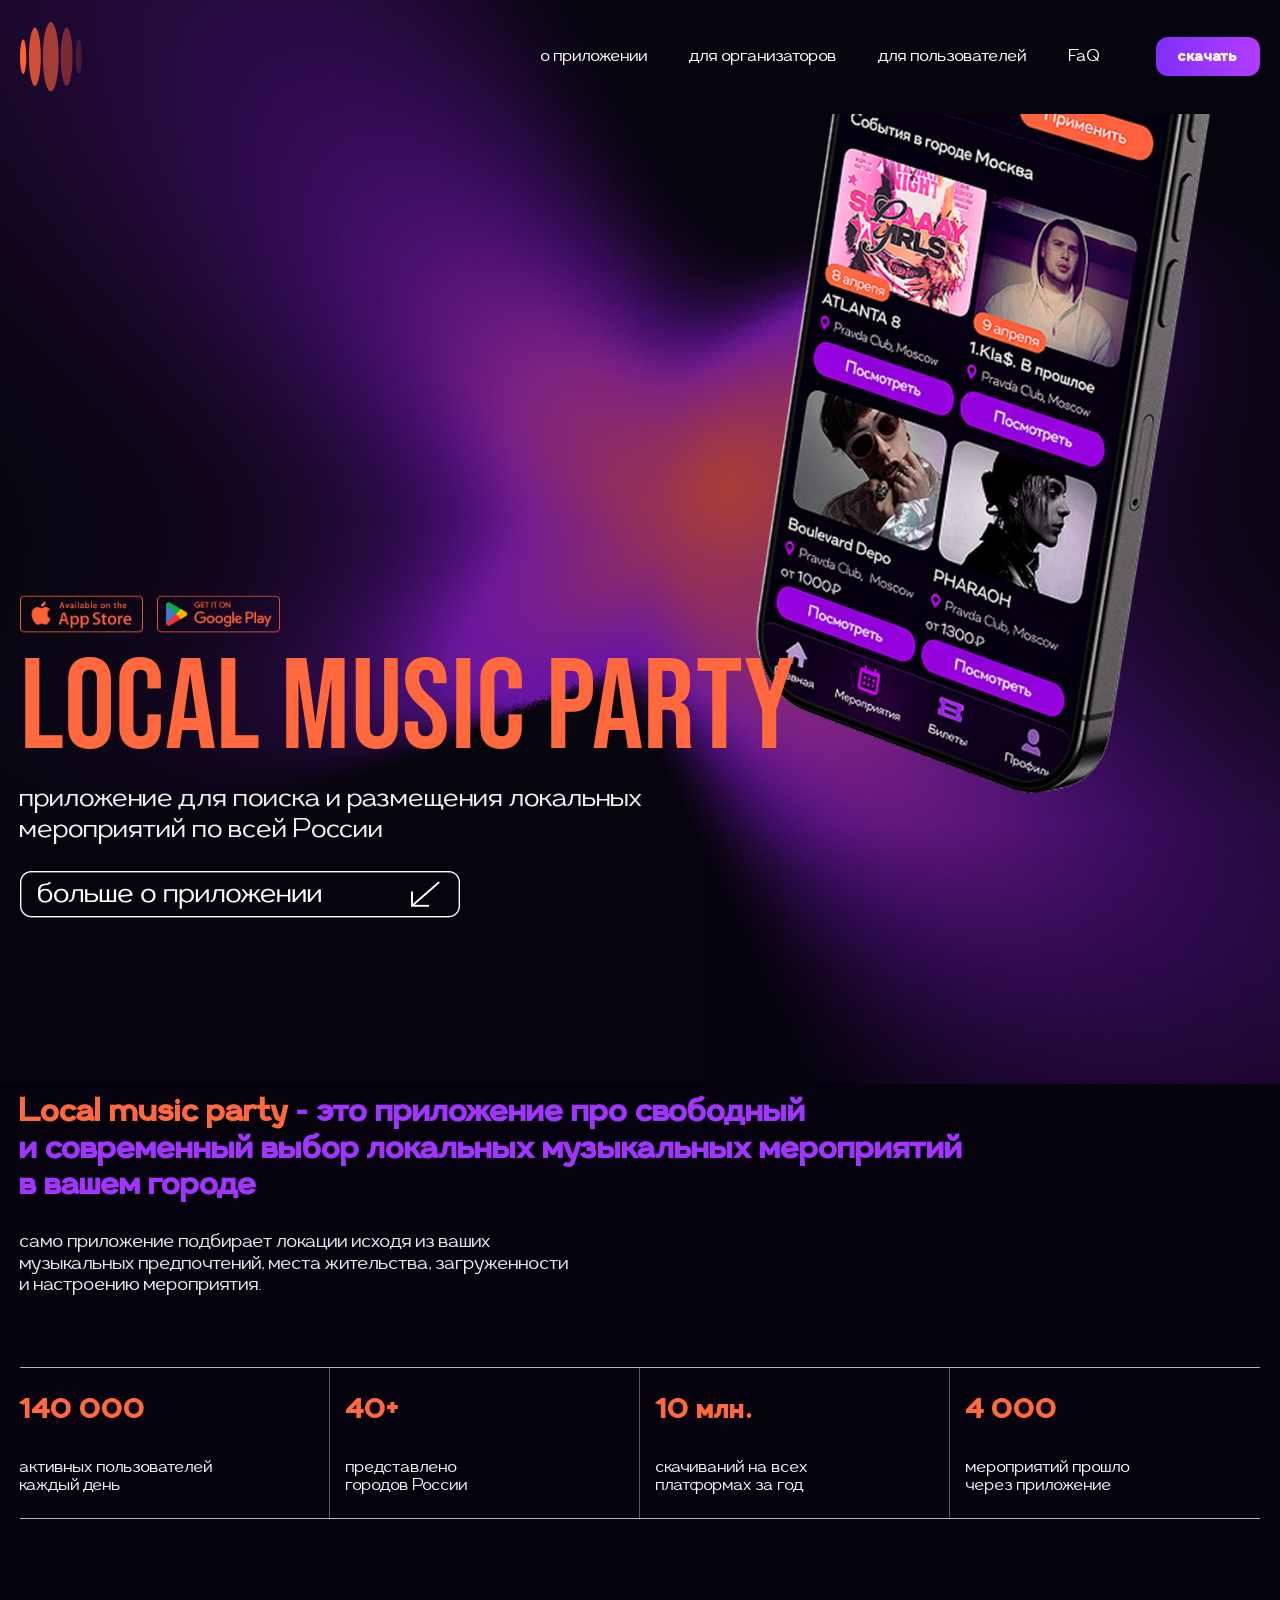
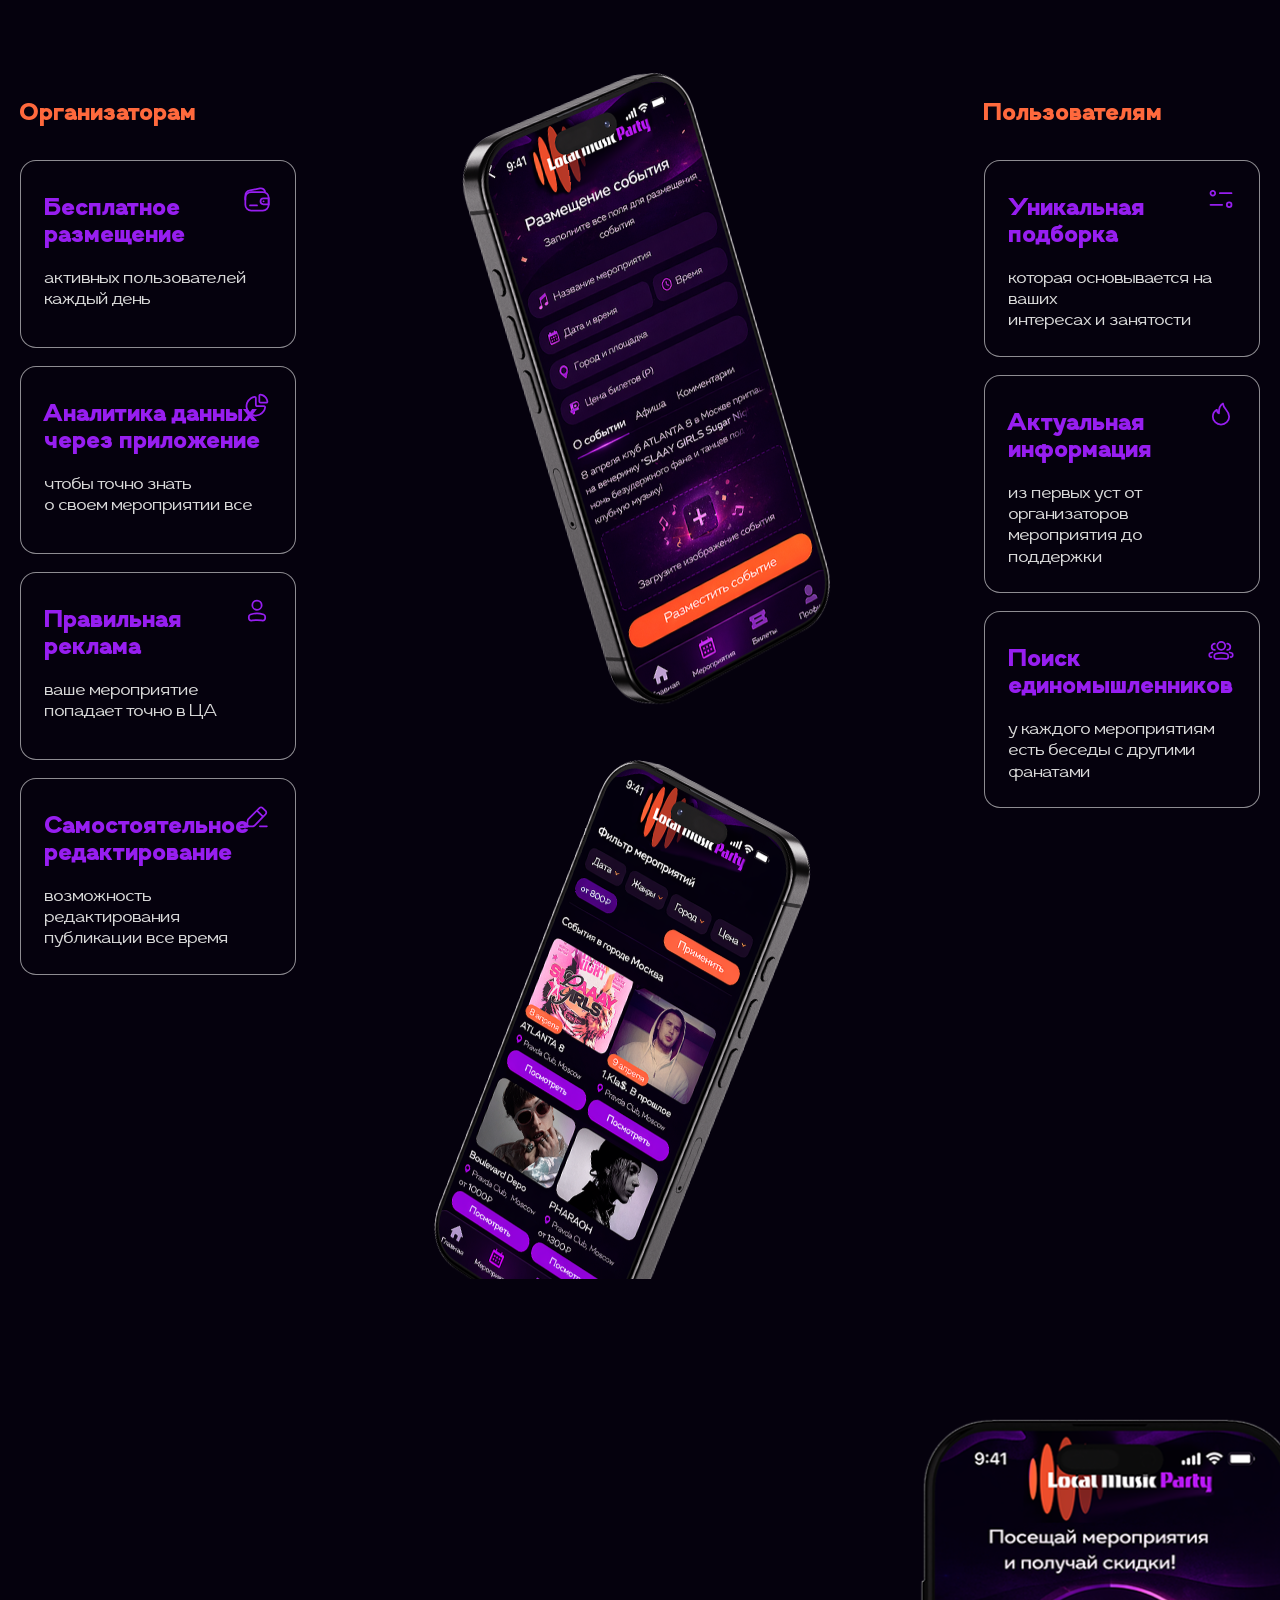
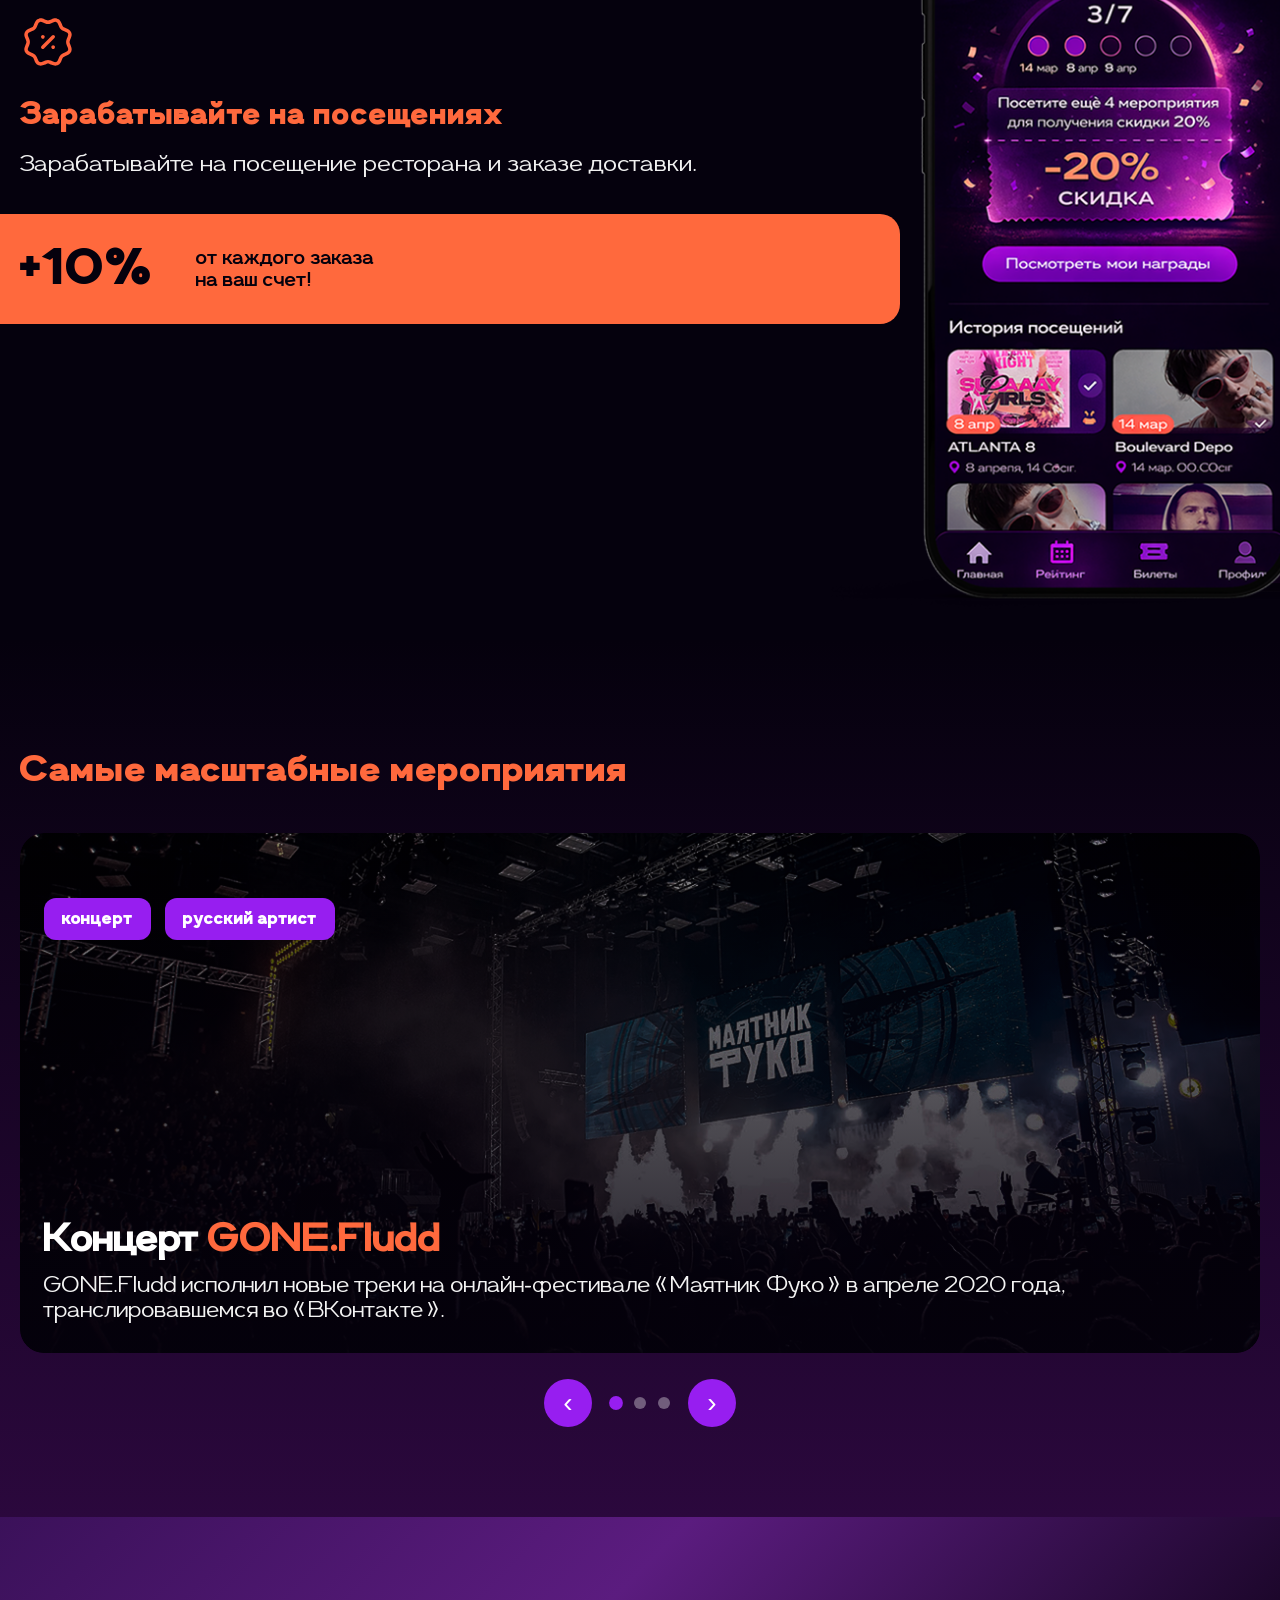
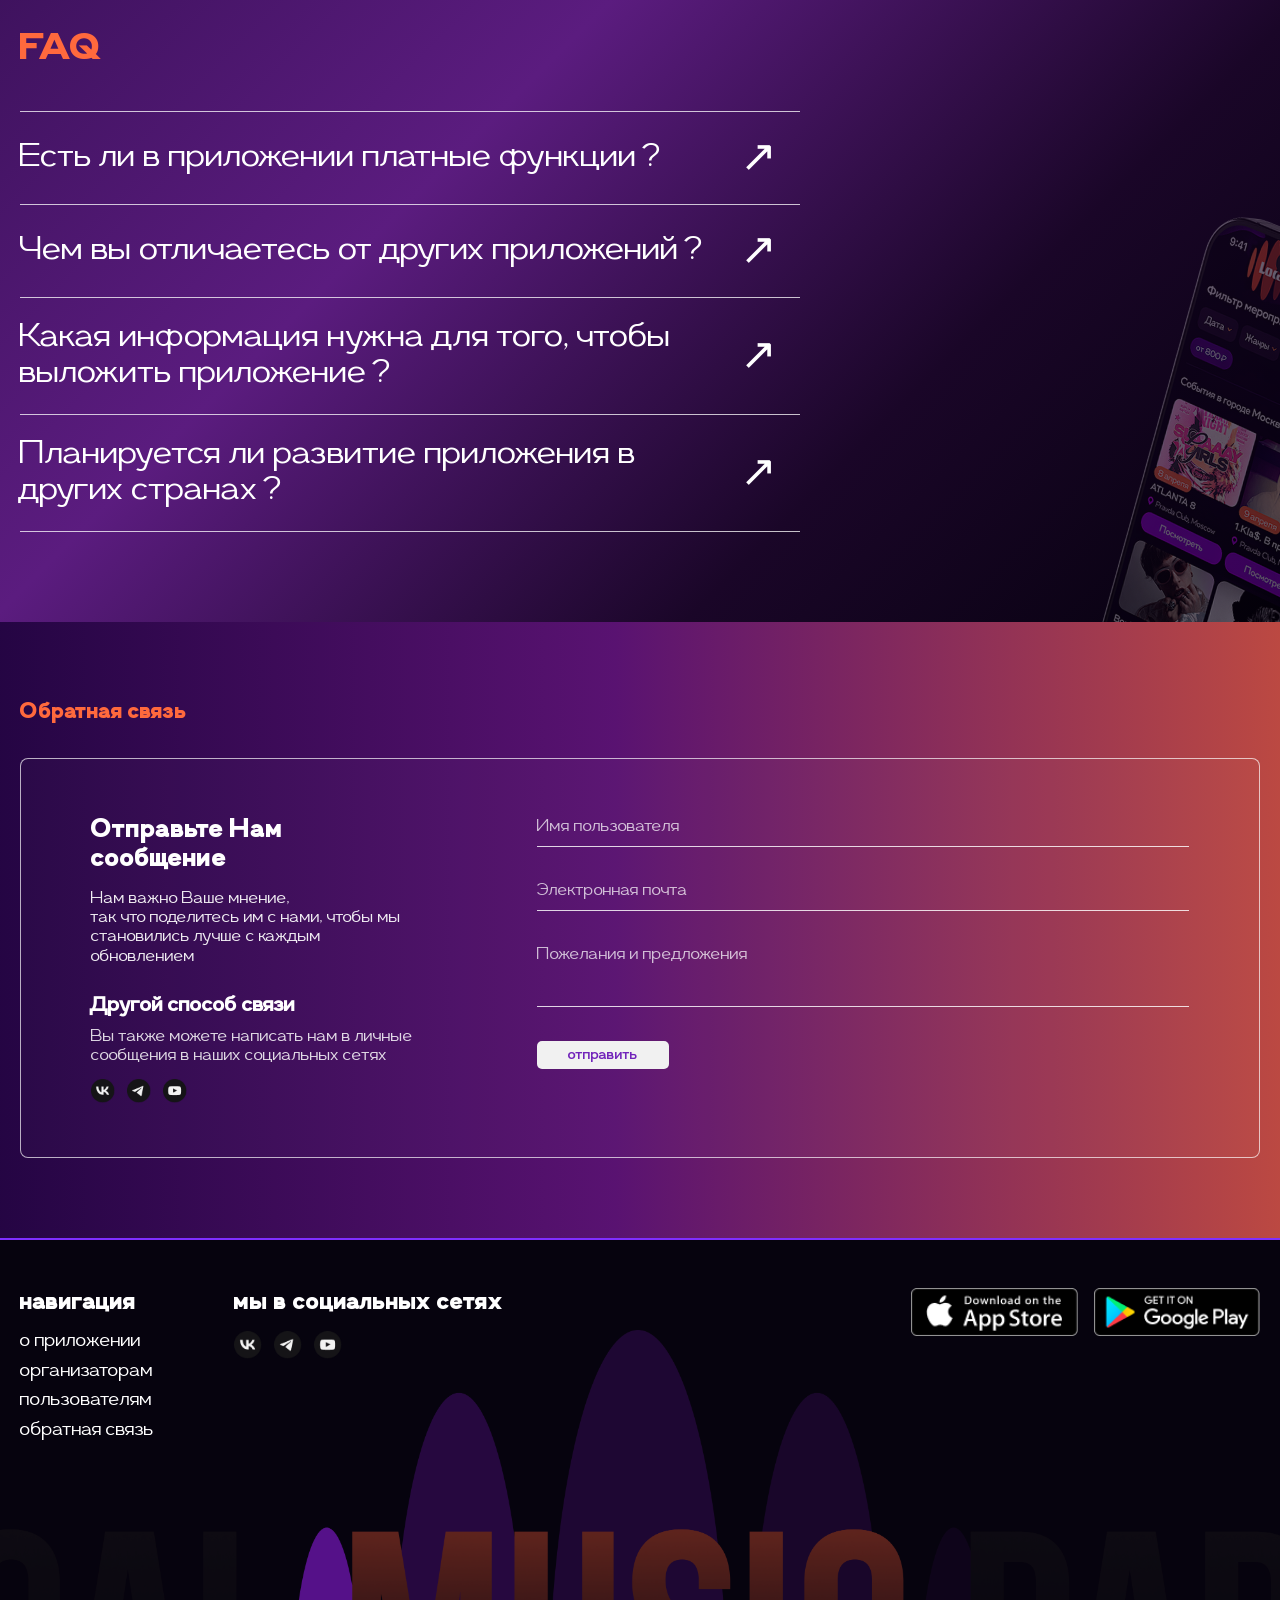
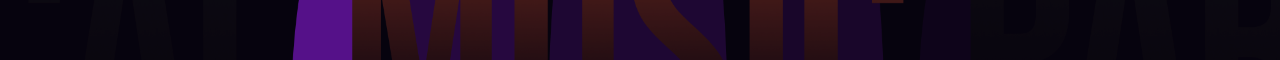
<file: index.html>
<!DOCTYPE html>
<html lang="ru">
<head>
  <meta charset="UTF-8">
  <meta name="viewport" content="width=device-width, initial-scale=1.0">
  <title>Local Music Party</title>

  <link rel="stylesheet" href="style.css">
  <link rel="icon" href="img/logo svg.svg" type="image/svg+xml">
</head>
<body>

  <div class="first-screen">
    <header class="header">
      <div class="container header-container">
        <a href="#" class="logo">
          <img src="img/logo svg.svg" alt="Логотип">
        </a>

        <nav class="nav">
          <ul class="menu">
            <li class="menu-item">
              <a href="#about" class="menu-link">о приложении</a>
            </li>

            <li class="menu-item">
              <a href="#organizers" class="menu-link">для организаторов</a>
            </li>

            <li class="menu-item">
              <a href="#users" class="menu-link">для пользователей</a>
            </li>

            <li class="menu-item">
              <a href="#faq" class="menu-link">FaQ</a>
            </li>
          </ul>
        </nav>

        <a href="#download" class="download-btn">скачать</a>
      </div>
    </header>

    <main>
      <section class="intro" id="about">
        <img class="intro-gradient" src="img/градиент 1.png" alt="">

        <div class="container intro-container">
          <div class="intro-content">
            <div class="store-buttons">
              <a href="https://www.apple.com/app-store/" target="_blank">
                <img src="img/AppleApp 2.png" alt="App Store" draggable="false">
              </a>

              <a href="https://play.google.com/" target="_blank">
                <img src="img/google 1.png" alt="Google Play" draggable="false">
              </a>
            </div>

            <h1 class="intro-title">LOCAL MUSIC PARTY</h1>

            <p class="intro-text">
              приложение для поиска и размещения локальных
              мероприятий по всей России
            </p>
            <a href="#about">
                <img src="img/о приложении.png" draggable="false" alt="о приложении" class="bigger-about-button">
              </a>
          </div>

          <div class="intro-image">
            <img class="phone" src="img/phone 1.png" alt="Приложение Local Music Party">
          </div>
        </div>
      </section>
    
  </div>

  <section class="about-app" id="about-more">
    <div class="container">
      <div class="about-app-content">
        <h2 class="about-app-title">
          <span>Local music party</span> - это приложение про свободный<br>
          и современный выбор локальных музыкальных мероприятий<br>
          в вашем городе
        </h2>

        <p class="about-app-text">
          само приложение подбирает локации исходя из ваших<br>
          музыкальных предпочтений, места жительства, загруженности<br>
          и настроению мероприятия.
        </p>
      </div>

      <div class="about-app-stats">
        <div class="about-app-stat">
          <h3>140 000</h3>
          <p>активных пользователей<br>каждый день</p>
        </div>

        <div class="about-app-stat">
          <h3>40+</h3>
          <p>представлено<br>городов России</p>
        </div>

        <div class="about-app-stat">
          <h3>10 млн.</h3>
          <p>скачиваний на всех<br>платформах за год</p>
        </div>

        <div class="about-app-stat">
          <h3>4 000</h3>
          <p>мероприятий прошло<br>через приложение</p>
        </div>
      </div>
    </div>
  </section>

  <section class="features-block" id="organizers">
  <div class="container features-container">
    <div class="features-side features-left">
      <h2 class="features-title">Организаторам</h2>

      <div class="feature-card">
        <img src="img/Wallet.svg" alt="" class="feature-icon">
        <h3>Бесплатное<br>размещение</h3>
        <p>активных пользователей<br>каждый день</p>
      </div>

      <div class="feature-card">
        <img src="img/Graph.svg" alt="" class="feature-icon">
        <h3>Аналитика данных<br>через приложение</h3>
        <p>чтобы точно знать<br>о своем мероприятии все</p>
      </div>

      <div class="feature-card">
        <img src="img/User.svg" alt="" class="feature-icon">
        <h3>Правильная<br>реклама</h3>
        <p>ваше мероприятие<br>попадает точно в ЦА</p>
      </div>

      <div class="feature-card">
        <img src="img/Edit 1.svg" alt="" class="feature-icon">
        <h3>Самостоятельное<br>редактирование</h3>
        <p>возможность редактирования<br>публикации все время</p>
      </div>
    </div>

    <div class="features-phones">
      <img src="img/phone 2.png" alt="Экран приложения" class="phone-two">
      <img src="img/phone 3.png" alt="Экран приложения" class="phone-three">
    </div>

    <div class="features-side features-right" id="users">
      <h2 class="features-title">Пользователям</h2>

      <div class="feature-card">
        <img src="img/Filter.svg" class="feature-icon">
        <h3>Уникальная<br>подборка</h3>
        <p>которая основывается на ваших<br>интересах и занятости</p>
      </div>

      <div class="feature-card">
        <img src="img/Fire.svg" alt="" class="feature-icon">
        <h3>Актуальная<br>информация</h3>
        <p>из первых уст от организаторов<br>мероприятия до поддержки</p>
      </div>

      <div class="feature-card">
        <img src="img/Users.svg" alt="" class="feature-icon">
        <h3>Поиск<br>единомышленников</h3>
        <p>у каждого мероприятиям<br>есть беседы с другими фанатами</p>
      </div>
    </div>
  </div>
</section>

<section class="bonus-block">
  <div class="container bonus-container">
    <div class="bonus-content">
      <img src="img/Sale.svg" alt="" class="bonus-icon">

      <h2 class="bonus-title">Зарабатывайте на посещениях</h2>

      <p class="bonus-text">
        Зарабатывайте на посещение ресторана и заказе доставки.
      </p>

      <div class="bonus-card">
        <div class="bonus-percent">+10%</div>
        <div class="bonus-card-text">
          от каждого заказа<br>
          на ваш счет!
        </div>
      </div>
    </div>

    <div class="bonus-phones">
      <img src="img/phone 4.png" alt="Экран приложения" class="bonus-phone-back">
      <img src="img/phone 5.png" alt="Экран приложения" class="bonus-phone-front">
    </div>
  </div>
</section>

<section class="events-slider-block">
  <div class="container">
    <h2 class="events-slider-title">Самые масштабные мероприятия</h2>

    <div class="events-slider" id="eventsSlider">
      <div class="events-slides">
        <div class="events-slide active">
          <img src="img/event 1.png" alt="Концерт GONE.Fludd">
          <div class="events-slide-overlay"></div>

          <div class="events-slide-content">
            <div class="events-tags">
              <span class="events-tag">концерт</span>
              <span class="events-tag">русский артист</span>
            </div>

            <h3 class="events-slide-heading">
              Концерт <span>GONE.Fludd</span>
            </h3>

            <p class="events-slide-text">
              GONE.Fludd исполнил новые треки на онлайн-фестивале
              «Маятник Фуко» в апреле 2020 года, транслировавшемся во «ВКонтакте».
            </p>
          </div>
        </div>

        <div class="events-slide">
          <img src="img/event 2.png" alt="Фестиваль">
          <div class="events-slide-overlay"></div>

          <div class="events-slide-content">
            <div class="events-tags">
              <span class="events-tag">фестиваль</span>
              <span class="events-tag">live</span>
            </div>

            <h3 class="events-slide-heading">
              Фестиваль <span>Night Wave</span>
            </h3>

            <p class="events-slide-text">
              Крупное музыкальное событие с лайв-выступлениями,
              спецэффектами и большой фан-зоной.
            </p>
          </div>
        </div>

        <div class="events-slide">
          <img src="img/event 3.png" alt="Выступление артиста">
          <div class="events-slide-overlay"></div>

          <div class="events-slide-content">
            <div class="events-tags">
              <span class="events-tag">шоу</span>
              <span class="events-tag">локальная сцена</span>
            </div>

            <h3 class="events-slide-heading">
              Выступление <span>Local Star</span>
            </h3>

            <p class="events-slide-text">
              Яркое выступление популярного исполнителя с мощным светом,
              сценографией и живой реакцией публики.
            </p>
          </div>
        </div>
      </div>

      <div class="events-slider-controls">
        <button class="events-arrow prev" type="button" aria-label="Предыдущий слайд">‹</button>

        <div class="events-dots">
          <button class="events-dot active" type="button" aria-label="Слайд 1"></button>
          <button class="events-dot" type="button" aria-label="Слайд 2"></button>
          <button class="events-dot" type="button" aria-label="Слайд 3"></button>
        </div>

        <button class="events-arrow next" type="button" aria-label="Следующий слайд">›</button>
      </div>
    </div>
  </div>
</section>

<section class="faq-block" id="faq">
  <div class="container faq-container">
    <div class="faq-content">
      <h2 class="faq-title">FAQ</h2>

      <div class="faq-list">
        <div class="faq-item">
          <button class="faq-question" type="button">
            <span>Есть ли в приложении платные функции ?</span>
            <span class="faq-icon">↗</span>
          </button>
          <div class="faq-answer">
            <p>
              В приложении есть базовые бесплатные функции, а также могут
              быть дополнительные возможности для расширенного продвижения
              и персональных настроек.
            </p>
          </div>
        </div>

        <div class="faq-item">
          <button class="faq-question" type="button">
            <span>Чем вы отличаетесь от других приложений ?</span>
            <span class="faq-icon">↗</span>
          </button>
          <div class="faq-answer">
            <p>
              Мы делаем акцент на локальные музыкальные события, удобный
              поиск, подборки под интересы пользователя и прямую связь
              между организаторами и аудиторией.
            </p>
          </div>
        </div>

        <div class="faq-item">
          <button class="faq-question" type="button">
            <span>Какая информация нужна для того, чтобы выложить приложение ?</span>
            <span class="faq-icon">↗</span>
          </button>
          <div class="faq-answer">
            <p>
              Обычно нужны данные о мероприятии: название, описание,
              дата, место проведения, жанр, возрастные ограничения,
              стоимость и визуальные материалы.
            </p>
          </div>
        </div>

        <div class="faq-item">
          <button class="faq-question" type="button">
            <span>Планируется ли развитие приложения в других странах ?</span>
            <span class="faq-icon">↗</span>
          </button>
          <div class="faq-answer">
            <p>
              Да, развитие в других странах рассматривается. Сейчас
              основной фокус — масштабирование и укрепление локального
              рынка, после чего возможен международный запуск.
            </p>
          </div>
        </div>
      </div>
    </div>

    <div class="faq-phone-wrap">
      <img src="img/phone 1.png" alt="Экран приложения" class="faq-phone">
    </div>
  </div>
</section>

<section class="contact-section" id="contact">
  <div class="contact-overlay"></div>

  <div class="container contact-container">
    <h2 class="contact-main-title">Обратная связь</h2>

    <div class="contact-card">
      <div class="contact-left">
        <div class="contact-info-block">
          <h3 class="contact-title">Отправьте Нам сообщение</h3>
          <p class="contact-text">
            Нам важно Ваше мнение,<br>
            так что поделитесь им с нами, чтобы мы<br>
            становились лучше с каждым обновлением
          </p>
        </div>

        <div class="contact-social-block">
          <h3 class="contact-subtitle">Другой способ связи</h3>
          <p class="contact-text contact-text-small">
            Вы также можете написать нам в личные<br>
            сообщения в наших социальных сетях
          </p>

          <div class="contact-socials">
            <a href="https://vk.com" class="contact-social-link">
              <img src="img/vk.png" alt="VK">
            </a>
            <a href="https://t.me" class="contact-social-link">
              <img src="img/telegram.png" alt="Telegram">
            </a>
            <a href="https://youtube.com" class="contact-social-link">
              <img src="img/youtube.png" alt="YouTube">
            </a>
          </div>
        </div>
      </div>

      <div class="contact-right">
        <form class="contact-form" id="contactForm">
          <div class="contact-field">
            <input type="text" name="name" id="name" placeholder="Имя пользователя" required>
          </div>

          <div class="contact-field">
            <input type="email" name="email" id="email" placeholder="Электронная почта" required>
          </div>

          <div class="contact-field">
            <textarea name="message" id="message" placeholder="Пожелания и предложения" required></textarea>
          </div>

          <button type="submit" class="contact-btn">отправить</button>
          <p class="contact-status" id="contactStatus"></p>
        </form>
      </div>
    </div>
  </div>
</section>
</main>

<footer class="footer" id="faq">
  <div class="footer-bg">
    <img src="img/footer.png" alt="" class="footer-bg-image">
    <div class="footer-overlay"></div>
  </div>

  <div class="container footer-container">
    <div class="footer-top">
      <div class="footer-nav">
        <h3 class="footer-title">навигация</h3>
        <ul class="footer-menu">
          <li><a href="#about">о приложении</a></li>
          <li><a href="#organizers">организаторам</a></li>
          <li><a href="#users">пользователям</a></li>
          <li><a href="#contact">обратная связь</a></li>
        </ul>
      </div>

      <div class="footer-socials">
        <h3 class="footer-title">мы в социальных сетях</h3>
        <div class="footer-social-icons">
          <a href="https://vk.com" class="social-link">
            <img src="img/vk.png" alt="VK">
          </a>
          <a href="https://t.me" class="social-link">
            <img src="img/telegram.png" alt="Telegram">
          </a>
          <a href="https://youtube.com" class="social-link">
            <img src="img/youtube.png" alt="YouTube">
          </a>
        </div>
      </div>

      <div class="footer-downloads" id="download">
        <a href="https://www.apple.com/app-store/" class="store-link">
          <img src="img/appstore.png" alt="App Store">
        </a>
        <a href="https://play.google.com/" class="store-link">
          <img src="img/googleplay.png" alt="Google Play">
        </a>
      </div>
    </div>
  </div>
</footer>

<button class="scroll-top" id="scrollTopBtn">↑</button>
<script src="script.js"></script>
</body>
</html>
</file>
<file: style.css>
@font-face {
  font-family: "Bebas Neue";
  src: url("fonts/BebasNeue-Regular.ttf") format("truetype");
  font-weight: 400;
  font-style: normal;
}

@font-face {
  font-family: "Gros Ventre Light";
  src: url("fonts/GrosVentre-Light.ttf") format("truetype");
  font-weight: 300;
  font-style: normal;
}

@font-face {
  font-family: "Gros Ventre Bold";
  src: url("fonts/GrosVentre-Bold.ttf") format("truetype");
  font-weight: 700;
  font-style: normal;
}

@font-face {
  font-family: "Gros Ventre Regular";
  src: url("fonts/GrosVentre-Regular.ttf") format("truetype");
  font-weight: 400;
  font-style: normal;
}


* {
  margin: 0;
  padding: 0;
  box-sizing: border-box;
}

html {
  scroll-behavior: smooth;
}

body {
  font-family: "Gros Ventre Light", Arial, sans-serif;
  background-color: #080510;
  color: #fff;
  overflow-x: hidden;
}

img {
  display: block;
  max-width: 100%;
}

a {
  text-decoration: none;
  color: inherit;
}

ul {
  list-style: none;
}

.container {
  width: 100%;
  max-width: 1360px;
  margin: 0 auto;
  padding: 0 20px;
}

/* 
   шапка
 */

.first-screen {
  position: relative;
  overflow: hidden;
  background-image: url("img/background 1.png");
  background-size: cover;
  background-position: center;
  background-repeat: no-repeat;
}

.header {
  position: relative;
  z-index: 20;
  padding: 22px 0;
}

.header-container {
  display: flex;
  align-items: center;
  justify-content: space-between;
  gap: 20px;
}

.logo {
  flex-shrink: 0;
}

.logo img {
  width: 62px;
  height: auto;
  pointer-events: none;
}

.nav {
  margin-left: auto;
}

.menu {
  display: flex;
  align-items: center;
  gap: 42px;
}

.menu-link {
  font-size: 16px;
  line-height: 1.2;
  color: #ffffff;
  transition: color 0.25s ease;
}

.menu-link:hover {
  color: #971ef0;
}

.download-btn {
  margin-left: 36px;
  padding: 10px 22px;
  border-radius: 12px;
  background: linear-gradient(90deg, #7f2fff 0%, #b43cff 100%);
  color: #fff;
  font-family: "Gros Ventre Bold", Arial, sans-serif;
  font-size: 16px;
  line-height: 1.2;
  transition: transform 0.25s ease, opacity 0.25s ease;
}

.download-btn:hover {
  opacity: 0.92;
  transform: scale(1.05);
  filter: brightness(1.1);
  box-shadow: 0 0 25px rgba(109, 23, 158);
  transition: transform 0.4s ease;

  
}

/*
   интро
*/

.intro {
  position: relative;
  padding: 24px 0 86px;
  overflow: hidden;
}

.intro-gradient {
  position: absolute;
  left: 55%;
  top: 68%;
  transform: translate(0%, 0%);
  width: 1400px;
  max-width: 100%;
  opacity: 0.9;
  pointer-events: none;
  z-index: 4;
}

.intro-container {
  position: relative;
  min-height: 920px;
  display: flex;
  align-items: flex-end;
}

.intro-content {
  position: relative;
  z-index: 4;
  max-width: 980px;
  width: 100%;
  padding-bottom: 92px;
}

.store-buttons {
  display: flex;
  align-items: center;
  gap: 14px;
  margin-bottom: -24px;
}

.store-buttons img {
  height: 48px;
  width: auto;
  max-width: none;
  transition: transform 0.3s ease;
}

.store-buttons img:hover {
  transform: scale(1.05);
}

.intro-title {
  max-width: 920px;
  margin-top: 40px;
  margin-bottom: 18px;
  font-family: "Bebas Neue", sans-serif;
  font-size: clamp(96px, 11vw, 190px);
  line-height: 0.88;
  font-weight: 400;
  letter-spacing: 0.5px;
  color: #ff693d;
}

.intro-text {
  max-width: 790px;
  margin-bottom: 26px;
  font-family: "Gros Ventre Light", Arial, sans-serif;
  font-size: clamp(22px, 2vw, 34px);
  line-height: 1.18;
  color: #f1f1f1;
}

.intro-image {
  position: absolute;
  right: -40px;
  bottom: -310px;
  z-index: 1;
  pointer-events: none;
}

.intro-image img {
  width: 1300px;
  max-width: none;
  height: auto;
}

.phone {
  opacity: 0;
  transform: translateY(200px) scale(0.8) rotate(10deg);
  transition: all 1.2s cubic-bezier(.2, .65, .3, 1);
  pointer-events: none;
}

.phone.show {
  opacity: 1;
  transform: translateY(0) scale(1) rotate(0deg);
}

.bigger-about-button:hover {
  transform: scale(1.06);
  filter: brightness(1.1);
  box-shadow: 0 0 25px rgba(109, 23, 158);
  transition: transform 0.4s ease;
}


/*
   о приложении
 */

.about-app {
  padding: 10px 0 70px;
  background-color: #05010d;
}

.about-app-content {
  max-width: 1000px;
  margin-bottom: 70px;
}

.about-app-title {
  margin-bottom: 28px;
  font-family: "Gros Ventre Regular", Arial, sans-serif;
  font-size: clamp(24px, 3vw, 32px);
  line-height: 1.15;
  color: #a234ff;
}

.about-app-title span {
  color: #ff693d;
}

.about-app-text {
  max-width: 860px;
  font-family: "Gros Ventre Light", Arial, sans-serif;
  font-size: 18px;
  line-height: 1.2;
  color: #e9e9e9;
}

.about-app-stats {
  display: grid;
  grid-template-columns: repeat(4, 1fr);
  border-top: 1px solid rgba(255, 255, 255, 0.7);
  border-bottom: 1px solid rgba(255, 255, 255, 0.7);
}

.about-app-stat {
  min-height: 150px;
  padding: 28px 16px 18px 0;
}

.about-app-stat:not(:last-child) {
  padding-right: 24px;
  border-right: 1px solid rgba(255, 255, 255, 0.35);
}

.about-app-stat:not(:first-child) {
  padding-left: 16px;
}

.about-app-stat h3 {
  margin-bottom: 34px;
  font-family: "Gros Ventre Bold", Arial, sans-serif;
  font-size: clamp(28px, 2.2vw, 48px);
  line-height: 1;
  color: #ff693d;
}

.about-app-stat p {
  font-family: "Gros Ventre Light", Arial, sans-serif;
  font-size: clamp(16px, 1.2vw, 28px);
  line-height: 1.15;
  color: #f2f2f2;
}

/* 
   фичи
 */

.features-block {
  padding: 110px 0 80px;
  background-color: #05010d;
  overflow: hidden;
}

.features-container {
  display: grid;
  grid-template-columns: 1fr 620px 1fr;
  gap: 34px;
  align-items: start;
}

.features-side {
  display: flex;
  flex-direction: column;
  gap: 18px;
}

.features-title {
  margin-bottom: 14px;
  font-family: "Gros Ventre Bold", Arial, sans-serif;
  font-size: 24px;
  line-height: 1.2;
  color: #ff693d;
}

.feature-card {
  position: relative;
  min-height: 188px;
  padding: 34px 24px 24px;
  border: 1px solid rgba(255, 255, 255, 0.55);
  border-radius: 16px;
  background: rgba(8, 5, 16, 0.35);
}

.feature-icon {
  position: absolute;
  top: 24px;
  right: 24px;
  width: 28px;
  height: 28px;
  object-fit: contain;
}

.feature-card h3 {
  margin-bottom: 18px;
  font-family: "Gros Ventre Bold", Arial, sans-serif;
  font-size: 24px;
  line-height: 1.15;
  color: #971ef0;
}

.feature-card p {
  font-family: "Gros Ventre Light", Arial, sans-serif;
  font-size: 17px;
  line-height: 1.25;
  color: #d9d9d9;
}

.features-phones {
  position: relative;
  min-height: 1100px;
  display: flex;
  justify-content: center;
  align-items: center;
}

.phone-two,
.phone-three {
  position: absolute;
  margin-top: 100px;
  max-width: none;
  height: auto;
  will-change: transform;
  transition: transform 0.08s linear;
  pointer-events: none;
}

.phone-two {
  width: 1320px;
  top: -400px;
  left: -350px;
  transform: rotate(-9deg);
  z-index: 2;
}

.phone-three {
  width: 1320px;
  top: 250px;
  left: -350px;
  transform: rotate(9deg);
  z-index: 3;
}

/* 
   бонуска
*/

.bonus-block {
  padding: 110px 0 90px;
  background: #05010d;
  overflow: hidden;
}

.bonus-container {
  display: grid;
  grid-template-columns: 1fr 320px;
  gap: 40px;
  align-items: center;
}

.bonus-content {
  max-width: 1000px;
}

.bonus-icon {
  width: 56px;
  height: 56px;
  margin-bottom: 28px;
}

.bonus-title {
  margin-bottom: 18px;
  font-family: "Gros Ventre Bold", Arial, sans-serif;
  font-size: clamp(30px, 3vw, 32px);
  line-height: 1.1;
  color: #ff693d;
}

.bonus-text {
  margin-bottom: 36px;
  font-family: "Gros Ventre Light", Arial, sans-serif;
  font-size: clamp(18px, 1.8vw, 24px);
  line-height: 1.2;
  color: #f1f1f1;
}

.bonus-card {
  display: flex;
  align-items: center;
  gap: 42px;
  width: calc(100% + 320px);
  max-width: none;
  min-height: 110px;
  padding: 24px 38px 24px 320px;
  margin-left: -320px;
  border-radius: 0 20px 20px 0;
  background: #ff693d;
}

.bonus-percent {
  flex-shrink: 0;
  font-family: "Gros Ventre Bold", Arial, sans-serif;
  font-size: clamp(40px, 4vw, 74px);
  line-height: 1;
  color: #05010d;
}

.bonus-card-text {
  font-family: "Gros Ventre Regular", Arial, sans-serif;
  font-size: clamp(20px, 1.6vw, 32px);
  line-height: 1.1;
  color: #05010d;
}

.bonus-phones {
  position: relative;
  min-height: 760px;
}

.bonus-phone-back,
.bonus-phone-front {
  position: absolute;
  max-width: none;
  height: auto;
  pointer-events: none;
}

.bonus-phone-back {
  width: 1020px;
  right: -450px;
  top: 20px;
  opacity: 0.35;
  z-index: 1;
}

.bonus-phone-front {
  width: 1020px;
  right: -160px;
  top: -150px;
  z-index: 2;
}

/* 
   слайдер
 */

.events-slider-block {
  padding: 110px 0 90px;
  background: linear-gradient(180deg, #05010d 0%, #2b083d 100%);
  overflow: hidden;
}

.events-slider-title {
  margin-bottom: 42px;
  font-family: "Gros Ventre Bold", Arial, sans-serif;
  font-size: clamp(28px, 3vw, 52px);
  line-height: 1.1;
  color: #ff693d;
}

.events-slider {
  position: relative;
}

.events-slides {
  position: relative;
  min-height: 520px;
}

.events-slide {
  position: absolute;
  inset: 0;
  min-height: 520px;
  border-radius: 24px;
  overflow: hidden;
  opacity: 0;
  visibility: hidden;
  transform: translateX(30px);
  transition: opacity 0.7s ease, visibility 0.7s ease, transform 0.7s ease;
  pointer-events: none;
}

.events-slide.active {
  opacity: 1;
  visibility: visible;
  transform: translateX(0);
  pointer-events: auto;
  z-index: 2;
}

.events-slide img {
  width: 100%;
  height: 520px;
  object-fit: cover;
  border-radius: 24px;
}

.events-slide-overlay {
  position: absolute;
  inset: 0;
  background: linear-gradient(
    180deg,
    rgba(5, 1, 13, 0.15) 0%,
    rgba(5, 1, 13, 0.45) 45%,
    rgba(5, 1, 13, 0.88) 100%
  );
  border-radius: 24px;
}

.events-slide-content {
  position: absolute;
  left: 24px;
  right: 24px;
  bottom: 28px;
  z-index: 2;
}

.events-tags {
  display: flex;
  flex-wrap: wrap;
  gap: 14px;
  margin-bottom: 280px;
}

.events-tag {
  display: inline-flex;
  align-items: center;
  justify-content: center;
  min-height: 42px;
  padding: 0 18px;
  border-radius: 12px;
  background: #971ef0;
  color: #fff;
  font-family: "Gros Ventre Bold", Arial, sans-serif;
  font-size: 18px;
  line-height: 1;
}

.events-slide-heading {
  margin-bottom: 14px;
  font-family: "Gros Ventre Regular", Arial, sans-serif;
  font-size: clamp(32px, 3vw, 52px);
  line-height: 1.05;
  color: #ffffff;
}

.events-slide-heading span {
  color: #ff693d;
}

.events-slide-text {
  max-width: 1120px;
  font-family: "Gros Ventre Light", Arial, sans-serif;
  font-size: clamp(18px, 1.7vw, 30px);
  line-height: 1.18;
  color: #f3f3f3;
}

.events-slider-controls {
  display: flex;
  align-items: center;
  justify-content: center;
  gap: 18px;
  margin-top: 26px;
}

.events-arrow {
  width: 48px;
  height: 48px;
  border: none;
  border-radius: 50%;
  background: #971ef0;
  color: #ffffff;
  font-size: 28px;
  line-height: 1;
  cursor: pointer;
  transition: transform 0.25s ease, opacity 0.25s ease;
}

.events-arrow:hover {
  opacity: 0.9;
  transform: scale(1.05);
}

.events-dots {
  display: flex;
  align-items: center;
  gap: 12px;
}

.events-dot {
  width: 12px;
  height: 12px;
  border: none;
  border-radius: 50%;
  background: rgba(255, 255, 255, 0.35);
  cursor: pointer;
  transition: transform 0.25s ease, background 0.25s ease;
}

.events-dot.active {
  background: #971ef0;
  transform: scale(1.15);
}

/* 
   фак
 */

.faq-block {
  position: relative;
  padding: 110px 0 90px;
  background: linear-gradient(135deg, #3b115a 0%, #5b1c7f 35%, #1a0628 70%, #05010d 100%);
  overflow: hidden;
}

.faq-container {
  position: relative;
  display: grid;
  grid-template-columns: 1fr 420px;
  gap: 40px;
  align-items: start;
}

.faq-content {
  position: relative;
  z-index: 3;
  max-width: 1380px;
}

.faq-title {
  margin-bottom: 42px;
  font-family: "Gros Ventre Bold", Arial, sans-serif;
  font-size: clamp(32px, 3vw, 56px);
  line-height: 1.1;
  color: #ff693d;
}

.faq-list {
  width: 100%;
}

.faq-item {
  border-top: 1px solid rgba(255, 255, 255, 0.75);
}

.faq-item:last-child {
  border-bottom: 1px solid rgba(255, 255, 255, 0.75);
}

.faq-question {
  width: 100%;
  min-height: 92px;
  padding: 22px 18px 22px 0;
  display: flex;
  align-items: center;
  justify-content: space-between;
  gap: 20px;
  background: transparent;
  border: none;
  color: #ffffff;
  text-align: left;
  cursor: pointer;
  font-family: "Gros Ventre Light", Arial, sans-serif;
  font-size: clamp(24px, 2.5vw, 44px);
  line-height: 1.12;
}

.faq-icon {
  flex-shrink: 0;
  display: inline-flex;
  align-items: center;
  justify-content: center;
  width: 48px;
  font-size: 44px;
  line-height: 1;
  transition: transform 0.3s ease;
}

.faq-item.active .faq-icon {
  transform: rotate(45deg);
}

.faq-answer {
  max-height: 0;
  overflow: hidden;
  transition: max-height 0.35s ease, padding 0.35s ease;
  padding-right: 90px;
}

.faq-answer p {
  padding: 0 0 24px;
  font-family: "Gros Ventre Light", Arial, sans-serif;
  font-size: clamp(16px, 1.4vw, 22px);
  line-height: 1.3;
  color: rgba(255, 255, 255, 0.88);
}

.faq-item.active .faq-answer {
  max-height: 220px;
}

.faq-phone-wrap {
  position: absolute;
  right: -180px;
  top: -40px;
  z-index: 1;
  pointer-events: none;
  opacity: 0.35;
}

.faq-phone {
  width: 520px;
  min-width: 100%;
  height: auto;
  margin-top: 50px;
  margin-right: 350px;
  margin-bottom: -100px;
  transform: rotate(7deg);
  pointer-events: none;
}

/* 
   контакты
 */

.contact-section {
  position: relative;
  overflow: hidden;
  padding: 78px 0 80px;
  background: #1d0436;
}

.contact-overlay {
  position: absolute;
  inset: 0;
  background: linear-gradient(
    90deg,
    rgba(37, 5, 68, 0.96) 0%,
    rgba(112, 24, 136, 0.72) 48%,
    rgba(255, 102, 71, 0.70) 100%
  );
}

.contact-container {
  position: relative;
  z-index: 2;
}

.contact-main-title {
  margin-bottom: 34px;
  font-family: "Gros Ventre Bold", Arial, sans-serif;
  font-size: 22px;
  line-height: 1.1;
  color: #ff693d;
}

.contact-card {
  position: relative;
  display: grid;
  grid-template-columns: 360px 1fr;
  gap: 86px;
  min-height: 330px;
  padding: 56px 70px 54px;
  border: 1px solid rgba(255, 255, 255, 0.68);
  border-radius: 8px;
  background: rgba(255, 255, 255, 0.02);
}

.contact-left {
  display: flex;
  flex-direction: column;
  justify-content: space-between;
  min-height: 100%;
}

.contact-info-block {
  max-width: 320px;
}

.contact-title {
  margin-bottom: 16px;
  font-family: "Gros Ventre Bold", Arial, sans-serif;
  font-size: 26px;
  line-height: 1.12;
  color: #ffffff;
}

.contact-subtitle {
  margin-bottom: 10px;
  font-family: "Gros Ventre Regular", Arial, sans-serif;
  font-size: 20px;
  line-height: 1.15;
  color: #ffffff;
}

.contact-text {
  font-family: "Gros Ventre Light", Arial, sans-serif;
  font-size: 16px;
  line-height: 1.2;
  color: rgba(255, 255, 255, 0.92);
}

.contact-text-small {
  margin-bottom: 14px;
  color: rgba(255, 255, 255, 0.84);
}

.contact-socials {
  display: flex;
  align-items: center;
  gap: 12px;
}

.contact-social-link {
  display: inline-flex;
  align-items: center;
  justify-content: center;
  width: auto;
  height: auto;
  padding: 0;
  background: transparent;
  border-radius: 0;
  transition: transform 0.25s ease, opacity 0.25s ease;
}

.contact-social-link:hover {
  transform: translateY(-2px);
  opacity: 0.9;
}

.contact-social-link img {
  display: block;
  width: 24px;
  height: 24px;
  object-fit: contain;
}

.contact-right {
  min-width: 0;
}

.contact-form {
  display: flex;
  flex-direction: column;
  gap: 34px;
  padding-top: 2px;
}

.contact-field {
  width: 100%;
}

.contact-field input,
.contact-field textarea {
  display: block;
  width: 100%;
  margin: 0;
  padding: 0 0 10px;
  border: none;
  border-radius: 0;
  border-bottom: 1px solid rgba(255, 255, 255, 0.82);
  background: transparent;
  box-shadow: none;
  outline: none;
  appearance: none;
  -webkit-appearance: none;
  font-family: "Gros Ventre Light", Arial, sans-serif;
  font-size: 16px;
  line-height: 1.2;
  color: #ffffff;
}

.contact-field input::placeholder,
.contact-field textarea::placeholder {
  color: rgba(255, 255, 255, 0.72);
}

.contact-field input:focus,
.contact-field textarea:focus {
  border-bottom-color: #ffffff;
}

.contact-field textarea {
  min-height: 62px;
  resize: none;
  overflow: hidden;
  padding-top: 0;
}

.contact-btn {
  width: 132px;
  height: 28px;
  border: none;
  border-radius: 5px;
  background: #f1f1f1;
  color: #7224ba;
  font-family: "Gros Ventre Regular", Arial, sans-serif;
  font-size: 14px;
  line-height: 1;
  cursor: pointer;
  transition: transform 0.25s ease, opacity 0.25s ease;
}

.contact-btn:hover {
  opacity: 0.96;
  transform: scale(1.06);
  filter: brightness(1.1);
  box-shadow: 0 0 25px rgba(109, 23, 158);
  transition: transform 0.4s ease;
}

.contact-btn:disabled {
  opacity: 0.65;
  cursor: not-allowed;
}

.contact-status {
  min-height: 18px;
  margin-top: -18px;
  font-size: 13px;
  line-height: 1.2;
  color: #ffffff;
}

.contact-status.success {
  color: #ffffff;
}

.contact-status.error {
  color: #ffd9d9;
}

/*
   футер
 */

.footer {
  position: relative;
  overflow: hidden;
  min-height: 420px;
  background: #05010d;
  border-top: 2px solid #7f2fff;
}

.footer-bg {
  position: absolute;
  inset: 0;
  z-index: 0;
  pointer-events: none;
}

.footer-bg-image {
  position: absolute;
  inset: 0;
  width: 100%;
  height: 100%;
  object-fit: cover;
}

.footer-overlay {
  position: absolute;
  inset: 0;
  background: rgba(5, 1, 13, 0.45);
}

.footer-container {
  position: relative;
  z-index: 2;
  min-height: 420px;
  padding-top: 48px;
  padding-bottom: 48px;
}

.footer-top {
  display: flex;
  justify-content: space-between;
  align-items: flex-start;
  gap: 40px;
}

.footer-nav,
.footer-socials,
.footer-downloads {
  min-width: 0;
}

.footer-title {
  margin-bottom: 14px;
  font-family: "Gros Ventre Bold", Arial, sans-serif;
  font-size: 24px;
  line-height: 1.2;
  color: #fff;
}

.footer-menu {
  display: flex;
  flex-direction: column;
  gap: 8px;
}

.footer-menu a {
  color: #fff;
  font-size: 18px;
  line-height: 1.2;
  transition: color 0.25s ease;
}

.footer-menu a:hover {
  color: #971ef0;
}

.footer-socials {
  margin-left: 40px;
  margin-right: auto;
}

.footer-social-icons {
  display: flex;
  align-items: center;
  gap: 12px;
}

.social-link {
  display: inline-flex;
  align-items: center;
  justify-content: center;
  transition: transform 0.25s ease, opacity 0.25s ease;
}

.social-link:hover {
  transform: translateY(-2px);
  opacity: 0.9;
}

.social-link img {
  width: 28px;
  height: 28px;
  object-fit: contain;
}

.footer-downloads {
  display: flex;
  align-items: center;
  gap: 16px;
  flex-wrap: wrap;
}

.store-link img {
  display: block;
  width: auto;
  height: 48px;
  transition: transform 0.25s ease, opacity 0.25s ease;
  pointer-events: none;
}

.store-link:hover img {
  transform: translateY(-2px);
  opacity: 0.95;
}

/*
   адапативка
 */

@media (max-width: 1400px) {
  .intro-container {
    min-height: 860px;
  }

  .intro-content {
    max-width: 900px;
    padding-bottom: 80px;
  }

  .intro-title {
    font-size: clamp(92px, 10vw, 172px);
  }

  .intro-image {
    right: -70px;
    bottom: -250px;
  }

  .intro-image img {
    width: 1450px;
  }
}

@media (max-width: 1200px) {
  .menu {
    gap: 26px;
  }

  .menu-link,
  .download-btn {
    font-size: 15px;
  }

  .download-btn {
    margin-left: 24px;
  }

  .intro {
    padding: 20px 0 70px;
  }

  .intro-gradient {
    width: 1200px;
  }

  .intro-container {
    min-height: 760px;
  }

  .intro-content {
    max-width: 760px;
    padding-bottom: 70px;
  }

  .intro-title {
    max-width: 720px;
    font-size: clamp(76px, 8.8vw, 138px);
  }

  .intro-text {
    max-width: 600px;
    font-size: clamp(20px, 1.8vw, 28px);
  }

  .intro-image {
    right: -10px;
    bottom: -380px;
  }

  .intro-image img {
    width: 1180px;
  }

  .features-container {
    grid-template-columns: 1fr 480px 1fr;
    gap: 24px;
  }

  .features-phones {
    min-height: 900px;
  }

  .phone-two,
  .phone-three {
    width: 1090px;
  }

  .phone-two {
    margin-top: 80px;
    margin-left: 50px;
  }

  .phone-three {
    margin-top: -50px;
    margin-left: 50px;
    right: 50px;
  }

  .feature-card h3 {
    font-size: 21px;
  }

  .feature-card p {
    font-size: 16px;
  }

  .bonus-container {
    grid-template-columns: 1fr 500px;
    gap: 24px;
  }

  .bonus-phones {
    min-height: 660px;
  }

  .bonus-phone-back {
    width: 540px;
    margin-top: 80px;
    margin-right: 600px;
  }

  .bonus-phone-front {
    width: 590px;
    margin-top: 120px;
    margin-right: 200px;
  }

  .faq-container {
    grid-template-columns: 1fr 320px;
  }

  .faq-phone-wrap {
    right: 20px;
    margin-top: -100px;
  }

  .faq-phone {
    width: 420px;
  }
}

@media (max-width: 1024px) {
  .header {
    padding: 18px 0;
  }

  .logo img {
    width: 56px;
  }

  .menu {
    gap: 22px;
  }

  .download-btn {
    padding: 9px 18px;
    border-radius: 10px;
  }

  .intro {
    padding: 20px 0 56px;
  }

  .intro-gradient {
    width: 1000px;
    left: 54%;
    top: 54%;
  }

  .intro-container {
    min-height: 680px;
  }

  .intro-content {
    max-width: 620px;
    padding-bottom: 40px;
  }

  .intro-title {
    max-width: 620px;
    margin-bottom: 14px;
    font-size: clamp(70px, 8vw, 118px);
  }

  .intro-text {
    max-width: 500px;
    margin-bottom: 22px;
    font-size: clamp(18px, 1.8vw, 24px);
  }

  .intro-image {
    right: -10px;
    top: -10px;
  }

  .intro-image img {
    width: 980px;
  }

  .about-app {
    padding: 90px 0 60px;
  }

  .about-app-content {
    margin-bottom: 50px;
  }

  .about-app-stats {
    grid-template-columns: repeat(2, 1fr);
  }

  .about-app-stat:nth-child(2) {
    border-right: none;
  }

  .about-app-stat:nth-child(1),
  .about-app-stat:nth-child(2) {
    border-bottom: 1px solid rgba(255, 255, 255, 0.35);
  }

  .features-container {
    grid-template-columns: 1fr;
  }

  .features-phones {
    order: 2;
    min-height: 820px;
    max-width: 520px;
    margin: 0 auto;
  }

  .features-left {
    order: 1;
  }

  .features-right {
    order: 3;
  }

  .features-title {
    margin-bottom: 8px;
  }

  .phone-two,
  .phone-three {
    width: 860px;
  }

  .phone-two {
    top: 0;
    margin-top: 10px;
    left: -500px;
  }

  .phone-three {
    top: 120px;
    left: -400px;
  }

  .events-slider-block {
    padding: 90px 0 70px;
  }

  .events-slides {
    min-height: 460px;
  }

  .events-slide,
  .events-slide img {
    min-height: 460px;
    height: 460px;
  }

  .events-tags {
    margin-bottom: 230px;
  }

  .events-tag {
    min-height: 38px;
    padding: 0 16px;
    font-size: 16px;
  }

  .faq-container {
    grid-template-columns: 1fr;
  }

  .faq-phone-wrap {
    position: static;
    display: flex;
    justify-content: center;
    margin-top: -100px;
    margin-bottom: -200px;
    opacity: 0.2;
  }

  .faq-phone {
    width: 420px;
    max-width: 100%;
    transform: rotate(0deg);
  }

  .contact-section {
    padding: 70px 0;
  }

  .contact-card {
    grid-template-columns: 1fr;
    gap: 40px;
    padding: 36px 28px;
  }

  .contact-left {
    gap: 30px;
  }

  .footer {
    min-height: 360px;
  }

  .footer-container {
    min-height: 360px;
    padding-top: 36px;
    padding-bottom: 36px;
  }

  .footer-top {
    flex-wrap: wrap;
    gap: 28px;
  }

  .footer-socials {
    margin-left: 0;
    margin-right: 0;
  }

  .footer-downloads {
    width: 100%;
    justify-content: flex-start;
  }
}

@media (max-width: 992px) {
  .phone-two,
  .phone-three {
    width: 860px;
    margin-top: -100px;
  }

  .phone-two {
    top: 0;
    left: -500px;
  }

  .phone-three {
    top: 120px;
    left: -400px;
  }

  .bonus-container {
    grid-template-columns: 1fr;
  }

  .bonus-content {
    max-width: 500%;
  }

  .bonus-phones {
    min-height: 420px;
    max-width: 200%;
    margin-top: 10px;
    margin-right: 150px;
  }

  .bonus-card {
    width: 100%;
    max-width: 100%;
    margin-left: -50px;
    padding: 20px 24px 20px 50px;
    border-radius: 16px;
    gap: 20px;
  }

  .bonus-phone-back {
    width: 580px;
    left: 250px;
    top: 10px;
  }

  .bonus-phone-front {
    width: 600px;
    right: 10px;
    top: 0;
  }
}

@media (max-width: 888px) {
  .intro-image {
    position: relative;
    width: 150%;
    display: flex;
    justify-content: center;
    pointer-events: none;
    margin-top: -200px;
    margin-bottom: -150px;
  }

  .intro-image img {
    width: 1820px;
    max-width: 150%;
    height: auto;
    margin-right: 300px;
  }
}

@media (max-width: 768px) {
  .header-container {
    flex-wrap: wrap;
    gap: 12px;
  }

  .nav {
    order: 3;
    width: 100%;
    margin-left: -20px;
  }

  .menu {
    flex-wrap: wrap;
    justify-content: center;
    gap: 14px 24px;
  }

  .download-btn {
    margin-left: auto;
    margin-bottom: -50px;
  }

  .logo img {
    width: 56px;
    margin-bottom: -50px;
  }

  .intro {
    padding: 28px 0 42px;
  }

  .intro-gradient {
    width: 800px;
    left: 50%;
    top: 80%;
  }

  .intro-container {
    min-height: auto;
    display: flex;
    flex-direction: column;
    align-items: flex-start;
    gap: 34px;
  }

  .intro-content {
    max-width: 100%;
    padding-bottom: 0;
  }

  .store-buttons {
    flex-wrap: wrap;
  }

  .intro-title {
    max-width: 100%;
    font-size: 76px;
    line-height: 0.9;
    margin-bottom: 18px;
  }

  .intro-text {
    max-width: 100%;
    font-size: 18px;
    line-height: 1.22;
    margin-bottom: 22px;
  }

  .intro-image {
    position: relative;
    width: 100%;
    display: flex;
    justify-content: center;
    pointer-events: none;
    margin-top: -50px;
    margin-bottom: -250px;
  }

  .intro-image img {
    width: 800px;
    max-width: 150%;
    height: auto;
    margin-right: 460px;
  }

  .about-app {
    padding: 70px 0 50px;
  }

  .about-app-content {
    margin-bottom: 36px;
  }

  .about-app-stats {
    grid-template-columns: 1fr;
  }

  .about-app-stat {
    min-height: auto;
    padding: 22px 0;
  }

  .about-app-stat:not(:last-child) {
    padding-right: 0;
    border-right: none;
    border-bottom: 1px solid rgba(255, 255, 255, 0.35);
  }

  .about-app-stat:not(:first-child) {
    padding-left: 0;
  }

  .about-app-stat h3 {
    margin-bottom: 18px;
  }

  .features-block {
    padding: 70px 0 50px;
  }

  .features-phones {
    min-height: 620px;
    max-width: 320px;
  }

  .phone-two,
  .phone-three {
    width: 650px;
  }

  .phone-two {
    top: -10px;
    left: -250px;
  }

  .phone-three {
    top: 150px;
    left: -350px;
  }

  .feature-card {
    min-height: auto;
    padding: 28px 20px 22px;
  }

  .feature-card h3 {
    font-size: 20px;
  }

  .feature-card p {
    font-size: 15px;
  }

  .bonus-block {
    padding: 70px 0 50px;
  }

  .bonus-icon {
    width: 48px;
    height: 48px;
    margin-bottom: 20px;
  }

  .bonus-text {
    margin-bottom: 28px;
  }

  .bonus-card {
    width: 100%;
    max-width: 100%;
    margin-left: -50px;
    padding: 20px 22px 20px 50px;
    border-radius: 16px;
    gap: 16px;
    flex-wrap: wrap;
  }

  .bonus-phones {
    position: relative;
    min-height: 760px;
    width: 100%;
    max-width: 120%;
    margin-top: 10px;
    margin-bottom: -250px;
  }

  .bonus-phone-back {
    width: 480px;
    top: 70px;
    right: 300px;
    margin-right: -250px;
  }

  .bonus-phone-front {
    width: 500px;
    right: 120px;
    top: 0;
  }

  .events-slider-block {
    padding: 70px 0 50px;
  }

  .events-slider-title {
    margin-bottom: 28px;
  }

  .events-slides {
    min-height: 380px;
  }

  .events-slide,
  .events-slide img {
    min-height: 380px;
    height: 380px;
    border-radius: 18px;
  }

  .events-slide-overlay {
    border-radius: 18px;
  }

  .events-slide-content {
    left: 16px;
    right: 16px;
    bottom: 18px;
  }

  .events-tags {
    gap: 10px;
    margin-bottom: 180px;
  }

  .events-tag {
    min-height: 34px;
    padding: 0 14px;
    border-radius: 10px;
    font-size: 14px;
  }

  .events-slide-heading {
    margin-bottom: 10px;
  }

  .events-slide-text {
    font-size: 16px;
    line-height: 1.2;
  }

  .events-arrow {
    width: 42px;
    height: 42px;
    font-size: 24px;
  }

  .faq-block {
    padding: 70px 0 50px;
  }

  .faq-title {
    margin-bottom: 28px;
  }

  .faq-question {
    min-height: 72px;
    padding: 18px 0;
    font-size: 22px;
  }

  .faq-icon {
    width: 36px;
    font-size: 32px;
  }

  .faq-answer {
    padding-right: 0;
  }

  .faq-answer p {
    padding-bottom: 18px;
    font-size: 15px;
  }

  .faq-phone {
    width: 300px;
    margin-bottom: -20px;
  }

  .contact-section {
    padding: 56px 0;
  }

  .contact-main-title {
    margin-bottom: 22px;
    font-size: 20px;
  }

  .contact-card {
    gap: 28px;
    padding: 24px 18px;
  }

  .contact-title {
    font-size: 22px;
  }

  .contact-subtitle {
    font-size: 18px;
  }

  .contact-text {
    font-size: 15px;
  }

  .contact-form {
    gap: 24px;
  }

  .contact-field input,
  .contact-field textarea {
    font-size: 15px;
  }

  .contact-btn {
    width: 100%;
    height: 40px;
  }

  .contact-status {
    margin-top: 0;
  }

  .footer {
    min-height: 320px;
  }

  .footer-container {
    min-height: 320px;
    padding-top: 28px;
    padding-bottom: 28px;
  }

  .footer-top {
    flex-direction: column;
    align-items: flex-start;
    gap: 24px;
  }

  .footer-title {
    margin-bottom: 10px;
    font-size: 20px;
  }

  .footer-menu a {
    font-size: 17px;
  }

  .footer-downloads {
    width: 100%;
    gap: 12px;
  }

  .store-link img {
    height: 42px;
  }
}

@media (min-width: 481px) and (max-width: 700px) {
  .header {
    padding: 16px 0;
  }

  .header-container {
    display: grid;
    grid-template-columns: auto 1fr auto;
    align-items: center;
    gap: 14px;
  }

  .logo img {
    width: 52px;
    margin-bottom: 0;
  }

  .nav {
    order: 0;
    width: auto;
    margin-left: 0;
  }

  .menu {
    margin: 0;
    display: flex;
    flex-wrap: wrap;
    justify-content: center;
    gap: 10px 18px;
  }

  .menu-link {
    font-size: 14px;
    white-space: nowrap;
  }

  .download-btn {
    width: auto;
    margin: 0;
    padding: 10px 16px;
    font-size: 14px;
    white-space: nowrap;
  }

  .features-phones {
    min-height: 620px;
    max-width: 100%;
    width: 100%;
  }

  .phone-two,
  .phone-three {
    position: absolute;
    height: auto;
    min-width: 100%;
  }

  .phone-two {
    width: 560px;
    left: -80px;
    top: -80px;
    transform: rotate(-9deg);
    z-index: 2;
    margin-top: 0;
  }

  .phone-three {
    width: 560px;
    left: -100px;
    top: 200px;
    transform: rotate(9deg);
    z-index: 3;
  }

  .bonus-container {
    grid-template-columns: 1fr;
    gap: 24px;
  }

  .bonus-content {
    max-width: 100%;
  }

  .bonus-card {
    width: 100%;
    max-width: 100%;
    margin-left: 50;
    padding: 20px 22px;
    padding-left: 50px;
    border-radius: 16px;
    gap: 18px;
  }

  .bonus-phones {
    position: relative;
    min-height: 560px;
    width: 100%;
    max-width: 100%;
    margin-top: 10px;
    margin-bottom: 0;
    margin-right: 0;
    overflow: visible;
  }

  .bonus-phone-back,
  .bonus-phone-front {
    position: absolute;
    max-width: none;
    height: auto;
    margin-right: 50px;
  }

  .bonus-phone-back {
    width: 660px;
    top: -100px;
    margin-left: -350px;
    opacity: 0.28;
  }

  .bonus-phone-front {
    width: 560px;
    right: -10px;
    left: -250px;
    top: -100px;
  }
  .faq-phone {
    width: 150px;
    min-width: 100%;
    margin-top: 50px;
    margin-bottom: 20px;
    margin-left: 50px;
  }
}

@media (max-width: 480px) {
  .container {
    padding: 0 16px;
  }

  .header {
    padding: 16px 0;
  }

  .logo img {
    width: 50px;
  }

  .menu {
    flex-direction: column;
    align-items: flex-start;
    gap: 12px;
    margin-top: 50px;
    margin-left: 20px;
  }

  .download-btn {
    width: 100%;
    margin-left: 0;
    margin-top: 50px;
    text-align: center;
  }

  .intro {
    padding: 22px 0 36px;
  }

  .intro-gradient {
    width: 620px;
  }

  .store-buttons img {
    height: 42px;
  }

  .intro-title {
    font-size: 54px;
  }

  .intro-text {
    font-size: 16px;
  }

  .intro-image img {
    min-width: 150%;
    margin-top: 50px;
    margin-bottom: 100px;
    margin-left: 150px;
  }

  .features-phones {
    position: relative;
    min-height: 520px;
    width: 100%;
    max-width: 150%;
  }

  .phone-two,
  .phone-three {
    position: absolute;
    max-width: none;
    height: auto;
  }

  .phone-two {
    width: 560px;
    top: -50px;
    left: -120px;
    z-index: 2;
  }

  .phone-three {
    width: 560px;
    top: 180px;
    left: -120px;
    z-index: 3;
  }

  .bonus-card {
    width: 100%;
    max-width: 100%;
    margin-left: 10;
    padding: 18px 16px;
    padding-left: 50px;
    border-radius: 14px;
    flex-direction: column;
    align-items: flex-start;
    gap: 10px;
  }

  .bonus-phones {
    position: relative;
    min-height: 620px;
    width: 100%;
    max-width: 100%;
    margin-top: 10px;
  }

  .bonus-phone-back {
    width: 400px;
    margin-left: -170px;
    margin-top: -70px;
  }

  .bonus-phone-front {
    width: 450px;
    left: -150px;
    margin-top: -70px;

  }

  .events-slides {
    min-height: 320px;
  }

  .events-slide,
  .events-slide img {
    min-height: 320px;
    height: 320px;
  }

  .events-tags {
    margin-bottom: 135px;
  }

  .events-slide-heading {
    font-size: 28px;
  }

  .events-slide-text {
    font-size: 14px;
  }

  .events-slider-controls {
    gap: 12px;
    margin-top: 18px;
  }

  .faq-phone {
    width: 150px;
    min-width: 150%;
    margin-top: 50px;
    margin-bottom: -20px;
  }

  .faq-phone-wrap {
    display: flex;
    justify-content: center;
    overflow: visible;
  }

  .contact-card {
    padding: 20px 14px;
  }

  .contact-title {
    font-size: 20px;
  }

  .contact-subtitle {
    font-size: 17px;
  }

  .contact-text,
  .contact-text-small {
    font-size: 14px;
  }

  .footer-title {
    font-size: 18px;
  }

  .footer-menu a {
    font-size: 16px;
  }

  .social-link img {
    width: 24px;
    height: 24px;
  }

  .store-link img {
    height: 36px;
  }
}

/* 
   приколюшки
*/

.scroll-top {
  position: fixed;
  right: 24px;
  bottom: 24px;
  width: 56px;
  height: 56px;
  display: flex;
  align-items: center;
  justify-content: center;
  border: none;
  border-radius: 50%;
  background: linear-gradient(135deg, #971ef0, #ff693d);
  color: #fff;
  font-size: 26px;
  cursor: pointer;
  opacity: 0;
  visibility: hidden;
  transform: translateY(20px);
  transition: all 0.3s ease;
  z-index: 999;
}

.scroll-top.show {
  opacity: 1;
  visibility: visible;
  transform: translateY(0);
}

.scroll-top:hover {
  transform: scale(1.1);
  filter: brightness(1.1);
  box-shadow: 0 0 25px rgba(109, 23, 158);
  transition: transform 0.4s ease;
}

#about {
  scroll-margin-top: 100px;
}
</file>
